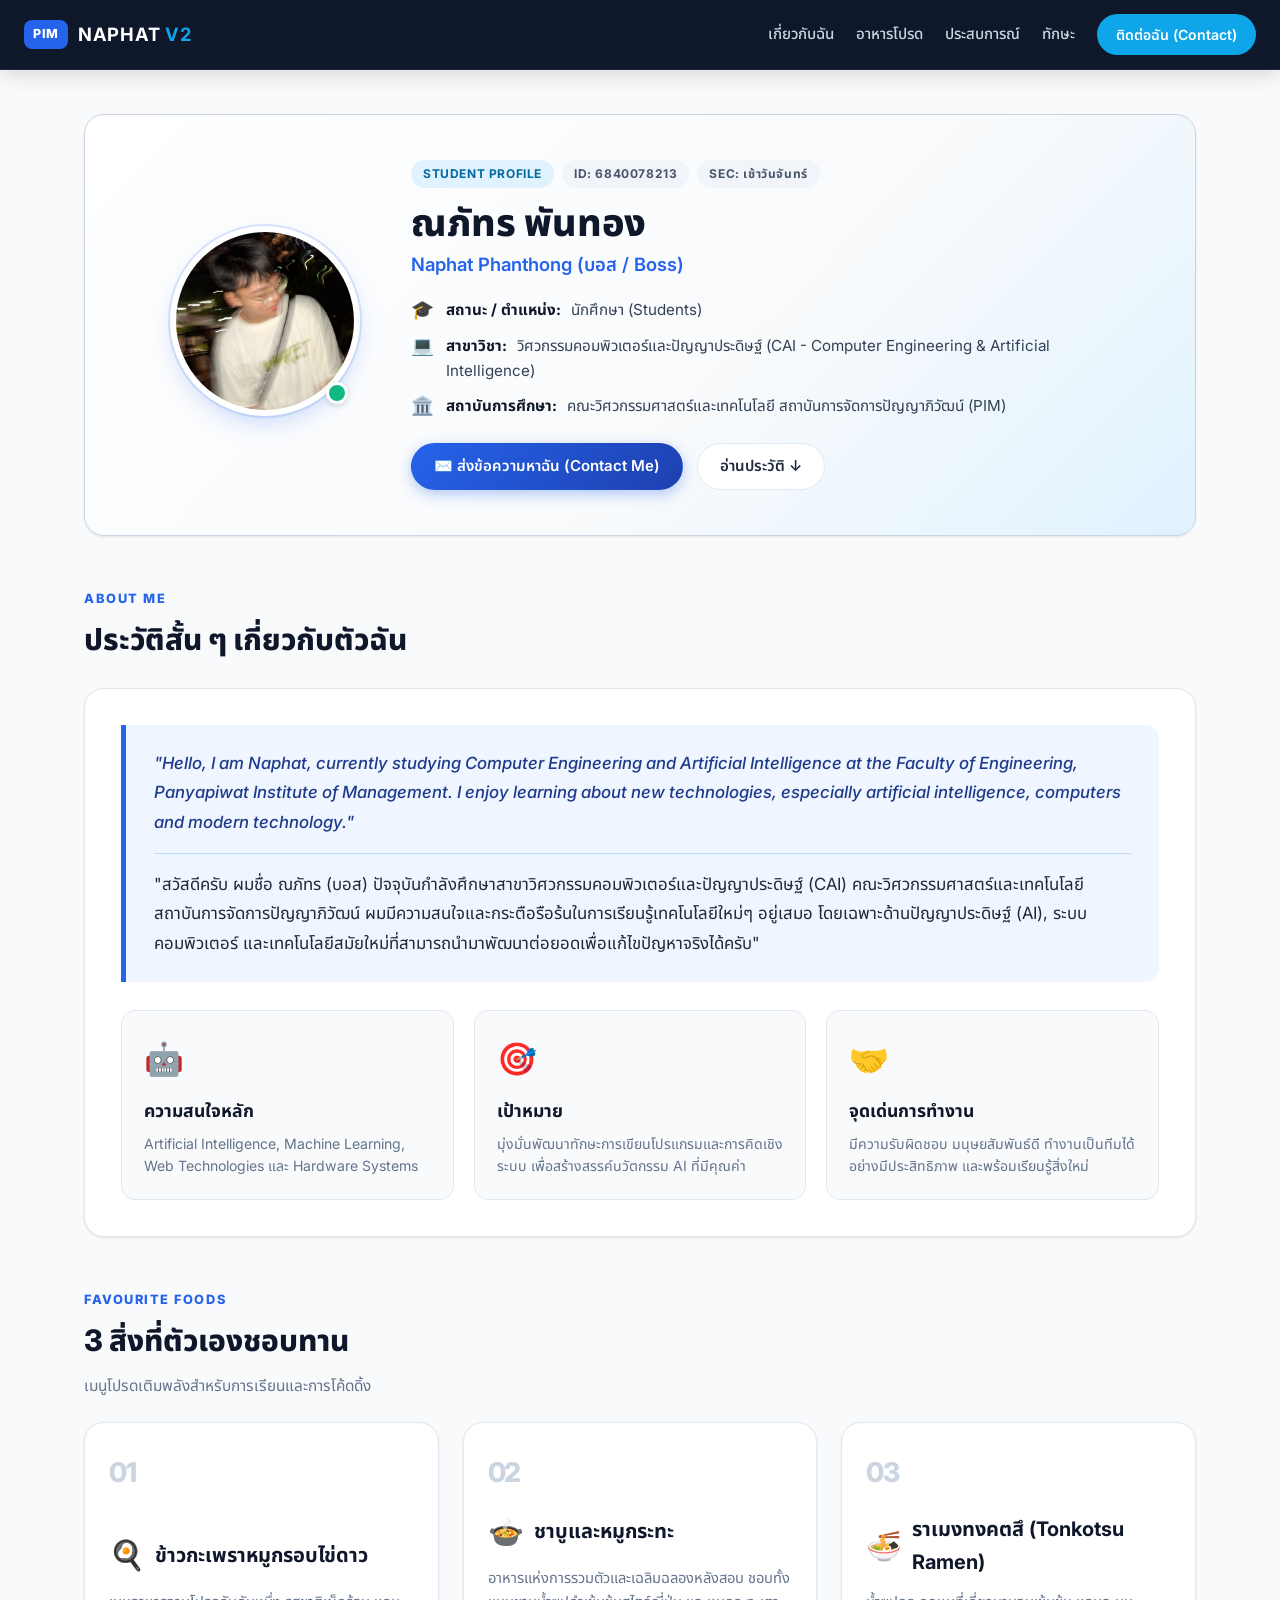
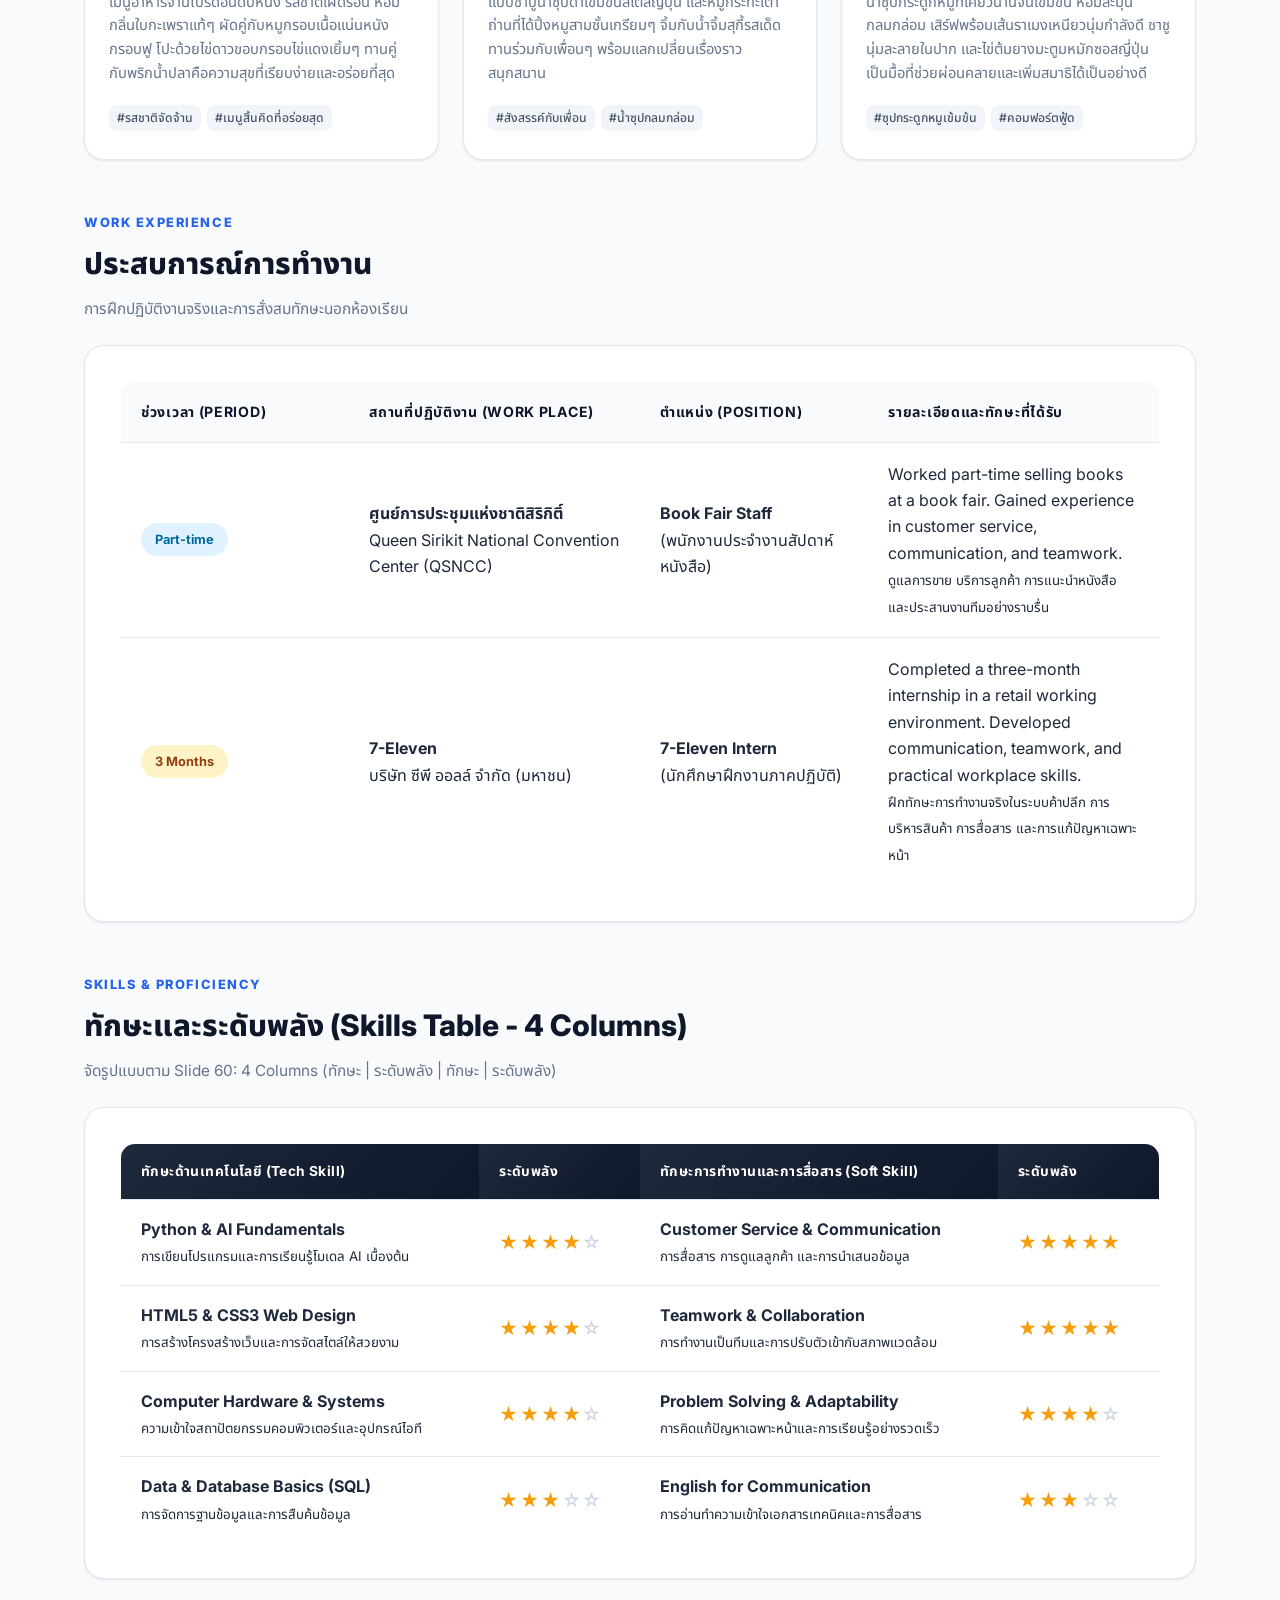
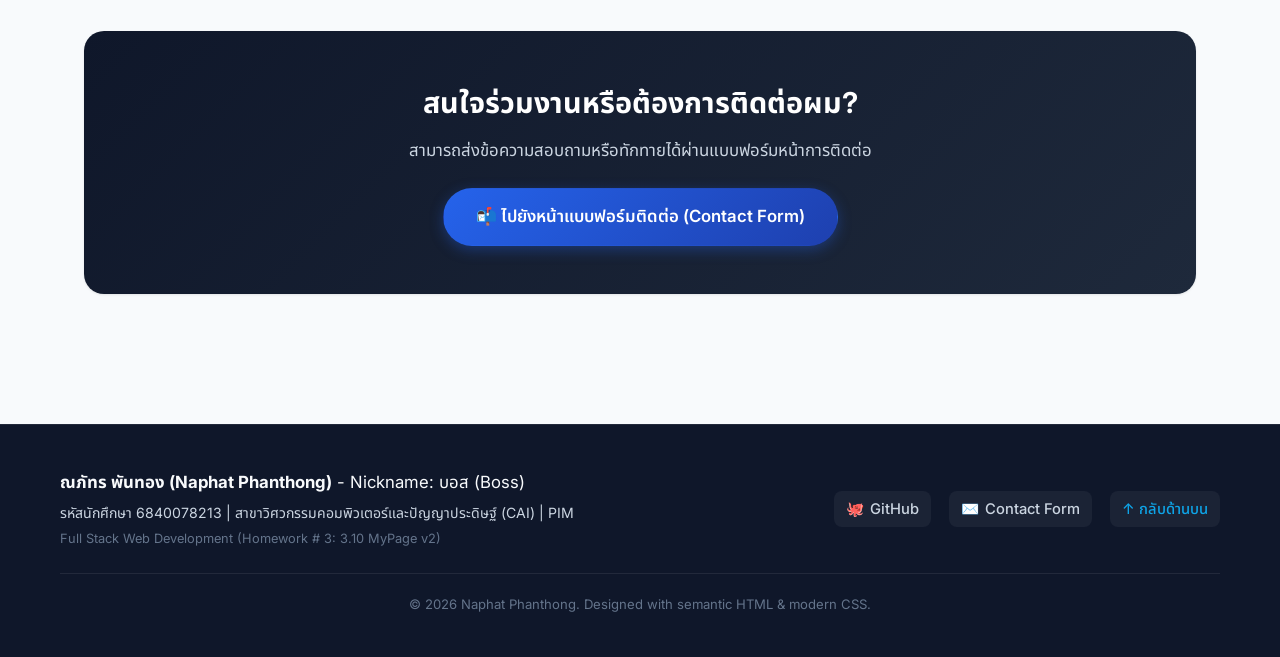
<file: index.html>
<!doctype html>
<html lang="th">
  <head>
    <meta charset="utf-8">
    <meta name="viewport" content="width=device-width, initial-scale=1">
    <meta name="description" content="Resume & Profile v2 - Naphat Phanthong (บอส) นักศึกษา CAI สถาบันการจัดการปัญญาภิวัฒน์">
    <title>Naphat Phanthong | My Page v2 (Profile & Resume)</title>
    <link rel="preconnect" href="https://fonts.googleapis.com">
    <link rel="preconnect" href="https://fonts.gstatic.com" crossorigin>
    <link href="https://fonts.googleapis.com/css2?family=Inter:wght@300;400;500;600;700;800&family=Noto+Sans+Thai:wght@300;400;500;600;700;800&display=swap" rel="stylesheet">
    <link rel="stylesheet" href="styles.css">
  </head>
  <body>
    <header class="site-header">
      <nav class="nav-container" aria-label="เมนูหลัก">
        <a class="nav-brand" href="index.html">
          <span class="brand-badge">PIM</span>
          <span class="brand-text">NAPHAT <strong>V2</strong></span>
        </a>
        <div class="nav-links">
          <a href="#about" class="nav-link">เกี่ยวกับฉัน</a>
          <a href="#favourites" class="nav-link">อาหารโปรด</a>
          <a href="#experience" class="nav-link">ประสบการณ์</a>
          <a href="#skills" class="nav-link">ทักษะ</a>
          <a href="contact.html" class="btn btn-nav">ติดต่อฉัน (Contact)</a>
        </div>
      </nav>
    </header>

    <main class="main-content">
      <section class="hero-section" aria-label="ข้อมูลโปรไฟล์">
        <div class="card hero-card">
          <table class="profile-layout-table" role="presentation">
            <tr>
              <td class="profile-img-cell">
                <div class="avatar-wrapper">
                  <img src="pf.jpg" alt="รูปโปรไฟล์ของ ณภัทร พันทอง (Naphat Phanthong)" class="profile-img">
                  <span class="status-indicator" title="พร้อมเปิดรับโอกาสใหม่ๆ"></span>
                </div>
              </td>

              <td class="profile-info-cell">
                <div class="tag-row">
                  <span class="badge badge-accent">STUDENT PROFILE</span>
                  <span class="badge badge-subtle">ID: 6840078213</span>
                  <span class="badge badge-subtle">SEC: เช้าวันจันทร์</span>
                </div>
                <h1 class="profile-name">ณภัทร พันทอง</h1>
                <p class="profile-subname">Naphat Phanthong (บอส / Boss)</p>
                
                <div class="profile-meta-list">
                  <div class="meta-item">
                    <span class="meta-icon">🎓</span>
                    <div>
                      <strong>สถานะ / ตำแหน่ง:</strong>
                      <span>นักศึกษา (Students)</span>
                    </div>
                  </div>
                  <div class="meta-item">
                    <span class="meta-icon">💻</span>
                    <div>
                      <strong>สาขาวิชา:</strong>
                      <span>วิศวกรรมคอมพิวเตอร์และปัญญาประดิษฐ์ (CAI - Computer Engineering &amp; Artificial Intelligence)</span>
                    </div>
                  </div>
                  <div class="meta-item">
                    <span class="meta-icon">🏛️</span>
                    <div>
                      <strong>สถาบันการศึกษา:</strong>
                      <span>คณะวิศวกรรมศาสตร์และเทคโนโลยี สถาบันการจัดการปัญญาภิวัฒน์ (PIM)</span>
                    </div>
                  </div>
                </div>

                <div class="hero-actions">
                  <a href="contact.html" class="btn btn-primary">✉️ ส่งข้อความหาฉัน (Contact Me)</a>
                  <a href="#about" class="btn btn-secondary">อ่านประวัติ ↓</a>
                </div>
              </td>
            </tr>
          </table>
        </div>
      </section>

      <section id="about" class="content-section" aria-labelledby="about-title">
        <div class="section-header">
          <p class="section-eyebrow">ABOUT ME</p>
          <h2 id="about-title" class="section-title">ประวัติสั้น ๆ เกี่ยวกับตัวฉัน</h2>
        </div>
        <div class="card about-card">
          <div class="about-quote">
            <p class="lang-en">
              "Hello, I am Naphat, currently studying Computer Engineering and Artificial Intelligence at the Faculty of Engineering, Panyapiwat Institute of Management. 
              I enjoy learning about new technologies, especially artificial intelligence, computers and modern technology."
            </p>
            <hr class="quote-divider">
            <p class="lang-th">
              "สวัสดีครับ ผมชื่อ ณภัทร (บอส) ปัจจุบันกำลังศึกษาสาขาวิศวกรรมคอมพิวเตอร์และปัญญาประดิษฐ์ (CAI) คณะวิศวกรรมศาสตร์และเทคโนโลยี สถาบันการจัดการปัญญาภิวัฒน์ 
              ผมมีความสนใจและกระตือรือร้นในการเรียนรู้เทคโนโลยีใหม่ๆ อยู่เสมอ โดยเฉพาะด้านปัญญาประดิษฐ์ (AI), ระบบคอมพิวเตอร์ และเทคโนโลยีสมัยใหม่ที่สามารถนำมาพัฒนาต่อยอดเพื่อแก้ไขปัญหาจริงได้ครับ"
            </p>
          </div>
          <div class="about-highlights">
            <div class="highlight-box">
              <span class="highlight-emoji">🤖</span>
              <h3>ความสนใจหลัก</h3>
              <p>Artificial Intelligence, Machine Learning, Web Technologies และ Hardware Systems</p>
            </div>
            <div class="highlight-box">
              <span class="highlight-emoji">🎯</span>
              <h3>เป้าหมาย</h3>
              <p>มุ่งมั่นพัฒนาทักษะการเขียนโปรแกรมและการคิดเชิงระบบ เพื่อสร้างสรรค์นวัตกรรม AI ที่มีคุณค่า</p>
            </div>
            <div class="highlight-box">
              <span class="highlight-emoji">🤝</span>
              <h3>จุดเด่นการทำงาน</h3>
              <p>มีความรับผิดชอบ มนุษยสัมพันธ์ดี ทำงานเป็นทีมได้อย่างมีประสิทธิภาพ และพร้อมเรียนรู้สิ่งใหม่</p>
            </div>
          </div>
        </div>
      </section>

      <section id="favourites" class="content-section" aria-labelledby="favourites-title">
        <div class="section-header">
          <p class="section-eyebrow">FAVOURITE FOODS</p>
          <h2 id="favourites-title" class="section-title">3 สิ่งที่ตัวเองชอบทาน</h2>
          <p class="section-desc">เมนูโปรดเติมพลังสำหรับการเรียนและการโค้ดดิ้ง</p>
        </div>
        <ol class="food-list">
          <li class="food-item">
            <div class="food-rank">01</div>
            <div class="food-info">
              <div class="food-header">
                <span class="food-emoji">🍳</span>
                <h3>ข้าวกะเพราหมูกรอบไข่ดาว</h3>
              </div>
              <p class="food-desc">
                เมนูอาหารจานโปรดอันดับหนึ่ง รสชาติเผ็ดร้อน หอมกลิ่นใบกะเพราแท้ๆ ผัดคู่กับหมูกรอบเนื้อแน่นหนังกรอบฟู โปะด้วยไข่ดาวขอบกรอบไข่แดงเยิ้มๆ ทานคู่กับพริกน้ำปลาคือความสุขที่เรียบง่ายและอร่อยที่สุด
              </p>
              <div class="food-tags">
                <span class="tag">#รสชาติจัดจ้าน</span>
                <span class="tag">#เมนูสิ้นคิดที่อร่อยสุด</span>
              </div>
            </div>
          </li>

          <li class="food-item">
            <div class="food-rank">02</div>
            <div class="food-info">
              <div class="food-header">
                <span class="food-emoji">🍲</span>
                <h3>ชาบูและหมูกระทะ</h3>
              </div>
              <p class="food-desc">
                อาหารแห่งการรวมตัวและเฉลิมฉลองหลังสอบ ชอบทั้งแบบชาบูน้ำซุปดำเข้มข้นสไตล์ญี่ปุ่น และหมูกระทะเตาถ่านที่ได้ปิ้งหมูสามชั้นเกรียมๆ จิ้มกับน้ำจิ้มสุกี้รสเด็ด ทานร่วมกับเพื่อนๆ พร้อมแลกเปลี่ยนเรื่องราวสนุกสนาน
              </p>
              <div class="food-tags">
                <span class="tag">#สังสรรค์กับเพื่อน</span>
                <span class="tag">#น้ำซุปกลมกล่อม</span>
              </div>
            </div>
          </li>

          <li class="food-item">
            <div class="food-rank">03</div>
            <div class="food-info">
              <div class="food-header">
                <span class="food-emoji">🍜</span>
                <h3>ราเมงทงคตสึ (Tonkotsu Ramen)</h3>
              </div>
              <p class="food-desc">
                น้ำซุปกระดูกหมูที่เคี่ยวนานจนเข้มข้น หอมละมุน กลมกล่อม เสิร์ฟพร้อมเส้นราเมงเหนียวนุ่มกำลังดี ชาชูนุ่มละลายในปาก และไข่ต้มยางมะตูมหมักซอสญี่ปุ่น เป็นมื้อที่ช่วยผ่อนคลายและเพิ่มสมาธิได้เป็นอย่างดี
              </p>
              <div class="food-tags">
                <span class="tag">#ซุปกระดูกหมูเข้มข้น</span>
                <span class="tag">#คอมฟอร์ตฟู้ด</span>
              </div>
            </div>
          </li>
        </ol>
      </section>

      <section id="experience" class="content-section" aria-labelledby="experience-title">
        <div class="section-header">
          <p class="section-eyebrow">WORK EXPERIENCE</p>
          <h2 id="experience-title" class="section-title">ประสบการณ์การทำงาน</h2>
          <p class="section-desc">การฝึกปฏิบัติงานจริงและการสั่งสมทักษะนอกห้องเรียน</p>
        </div>
        
        <div class="card experience-card">
          <div class="table-responsive">
            <table class="experience-table">
              <thead>
                <tr>
                  <th scope="col" style="width: 22%;">ช่วงเวลา (Period)</th>
                  <th scope="col" style="width: 28%;">สถานที่ปฏิบัติงาน (Work Place)</th>
                  <th scope="col" style="width: 22%;">ตำแหน่ง (Position)</th>
                  <th scope="col" style="width: 28%;">รายละเอียดและทักษะที่ได้รับ</th>
                </tr>
              </thead>
              <tbody>
                <tr>
                  <td>
                    <span class="period-pill">Part-time</span>
                  </td>
                  <td>
                    <strong>ศูนย์การประชุมแห่งชาติสิริกิติ์</strong><br>
                    <span class="text-muted">Queen Sirikit National Convention Center (QSNCC)</span>
                  </td>
                  <td>
                    <strong>Book Fair Staff</strong><br>
                    <span class="text-muted">(พนักงานประจำงานสัปดาห์หนังสือ)</span>
                  </td>
                  <td>
                    Worked part-time selling books at a book fair. Gained experience in customer service, communication, and teamwork.<br>
                    <small class="text-muted">ดูแลการขาย บริการลูกค้า การแนะนำหนังสือ และประสานงานทีมอย่างราบรื่น</small>
                  </td>
                </tr>
                <tr>
                  <td>
                    <span class="period-pill period-intern">3 Months</span>
                  </td>
                  <td>
                    <strong>7-Eleven</strong><br>
                    <span class="text-muted">บริษัท ซีพี ออลล์ จำกัด (มหาชน)</span>
                  </td>
                  <td>
                    <strong>7-Eleven Intern</strong><br>
                    <span class="text-muted">(นักศึกษาฝึกงานภาคปฏิบัติ)</span>
                  </td>
                  <td>
                    Completed a three-month internship in a retail working environment. Developed communication, teamwork, and practical workplace skills.<br>
                    <small class="text-muted">ฝึกทักษะการทำงานจริงในระบบค้าปลีก การบริหารสินค้า การสื่อสาร และการแก้ปัญหาเฉพาะหน้า</small>
                  </td>
                </tr>
              </tbody>
            </table>
          </div>
        </div>
      </section>

      <section id="skills" class="content-section" aria-labelledby="skills-title">
        <div class="section-header">
          <p class="section-eyebrow">SKILLS &amp; PROFICIENCY</p>
          <h2 id="skills-title" class="section-title">ทักษะและระดับพลัง (Skills Table - 4 Columns)</h2>
          <p class="section-desc">จัดรูปแบบตาม Slide 60: 4 Columns (ทักษะ | ระดับพลัง | ทักษะ | ระดับพลัง)</p>
        </div>

        <div class="card skills-card">
          <div class="table-responsive">
            <table class="skills-table">
              <thead>
                <tr>
                  <th scope="col">ทักษะด้านเทคโนโลยี (Tech Skill)</th>
                  <th scope="col">ระดับพลัง</th>
                  <th scope="col">ทักษะการทำงานและการสื่อสาร (Soft Skill)</th>
                  <th scope="col">ระดับพลัง</th>
                </tr>
              </thead>
              <tbody>
                <tr>
                  <td>
                    <strong>Python &amp; AI Fundamentals</strong><br>
                    <small class="text-muted">การเขียนโปรแกรมและการเรียนรู้โมเดล AI เบื้องต้น</small>
                  </td>
                  <td>
                    <span class="star-rating" aria-label="4 จาก 5 ดาว">
                      <span class="stars-active">★★★★</span><span class="stars-dim">☆</span>
                    </span>
                  </td>
                  <td>
                    <strong>Customer Service &amp; Communication</strong><br>
                    <small class="text-muted">การสื่อสาร การดูแลลูกค้า และการนำเสนอข้อมูล</small>
                  </td>
                  <td>
                    <span class="star-rating" aria-label="5 จาก 5 ดาว">
                      <span class="stars-active">★★★★★</span>
                    </span>
                  </td>
                </tr>
                <tr>
                  <td>
                    <strong>HTML5 &amp; CSS3 Web Design</strong><br>
                    <small class="text-muted">การสร้างโครงสร้างเว็บและการจัดสไตล์ให้สวยงาม</small>
                  </td>
                  <td>
                    <span class="star-rating" aria-label="4 จาก 5 ดาว">
                      <span class="stars-active">★★★★</span><span class="stars-dim">☆</span>
                    </span>
                  </td>
                  <td>
                    <strong>Teamwork &amp; Collaboration</strong><br>
                    <small class="text-muted">การทำงานเป็นทีมและการปรับตัวเข้ากับสภาพแวดล้อม</small>
                  </td>
                  <td>
                    <span class="star-rating" aria-label="5 จาก 5 ดาว">
                      <span class="stars-active">★★★★★</span>
                    </span>
                  </td>
                </tr>
                <tr>
                  <td>
                    <strong>Computer Hardware &amp; Systems</strong><br>
                    <small class="text-muted">ความเข้าใจสถาปัตยกรรมคอมพิวเตอร์และอุปกรณ์ไอที</small>
                  </td>
                  <td>
                    <span class="star-rating" aria-label="4 จาก 5 ดาว">
                      <span class="stars-active">★★★★</span><span class="stars-dim">☆</span>
                    </span>
                  </td>
                  <td>
                    <strong>Problem Solving &amp; Adaptability</strong><br>
                    <small class="text-muted">การคิดแก้ปัญหาเฉพาะหน้าและการเรียนรู้อย่างรวดเร็ว</small>
                  </td>
                  <td>
                    <span class="star-rating" aria-label="4 จาก 5 ดาว">
                      <span class="stars-active">★★★★</span><span class="stars-dim">☆</span>
                    </span>
                  </td>
                </tr>
                <tr>
                  <td>
                    <strong>Data &amp; Database Basics (SQL)</strong><br>
                    <small class="text-muted">การจัดการฐานข้อมูลและการสืบค้นข้อมูล</small>
                  </td>
                  <td>
                    <span class="star-rating" aria-label="3 จาก 5 ดาว">
                      <span class="stars-active">★★★</span><span class="stars-dim">☆☆</span>
                    </span>
                  </td>
                  <td>
                    <strong>English for Communication</strong><br>
                    <small class="text-muted">การอ่านทำความเข้าใจเอกสารเทคนิคและการสื่อสาร</small>
                  </td>
                  <td>
                    <span class="star-rating" aria-label="3 จาก 5 ดาว">
                      <span class="stars-active">★★★</span><span class="stars-dim">☆☆</span>
                    </span>
                  </td>
                </tr>
              </tbody>
            </table>
          </div>
        </div>
      </section>

      <section class="cta-section">
        <div class="card cta-card">
          <h2>สนใจร่วมงานหรือต้องการติดต่อผม?</h2>
          <p>สามารถส่งข้อความสอบถามหรือทักทายได้ผ่านแบบฟอร์มหน้าการติดต่อ</p>
          <a href="contact.html" class="btn btn-primary btn-large">📬 ไปยังหน้าแบบฟอร์มติดต่อ (Contact Form)</a>
        </div>
      </section>
    </main>

    <footer class="site-footer">
      <div class="footer-container">
        <div class="footer-info">
          <p class="footer-author"><strong>ณภัทร พันทอง (Naphat Phanthong)</strong> - Nickname: บอส (Boss)</p>
          <p class="footer-sub">รหัสนักศึกษา 6840078213 | สาขาวิศวกรรมคอมพิวเตอร์และปัญญาประดิษฐ์ (CAI) | PIM</p>
          <p class="footer-course">Full Stack Web Development (Homework # 3: 3.10 MyPage v2)</p>
        </div>
        <div class="footer-links">
          <a href="https://github.com/" target="_blank" rel="noopener noreferrer" class="footer-link">
            <span class="link-icon">🐙</span> GitHub
          </a>
          <a href="contact.html" class="footer-link">
            <span class="link-icon">✉️</span> Contact Form
          </a>
          <a href="#top" class="footer-link top-link">
            ↑ กลับด้านบน
          </a>
        </div>
      </div>
      <div class="footer-bottom">
        <p>© 2026 Naphat Phanthong. Designed with semantic HTML &amp; modern CSS.</p>
      </div>
    </footer>
  </body>
</html>
</file>
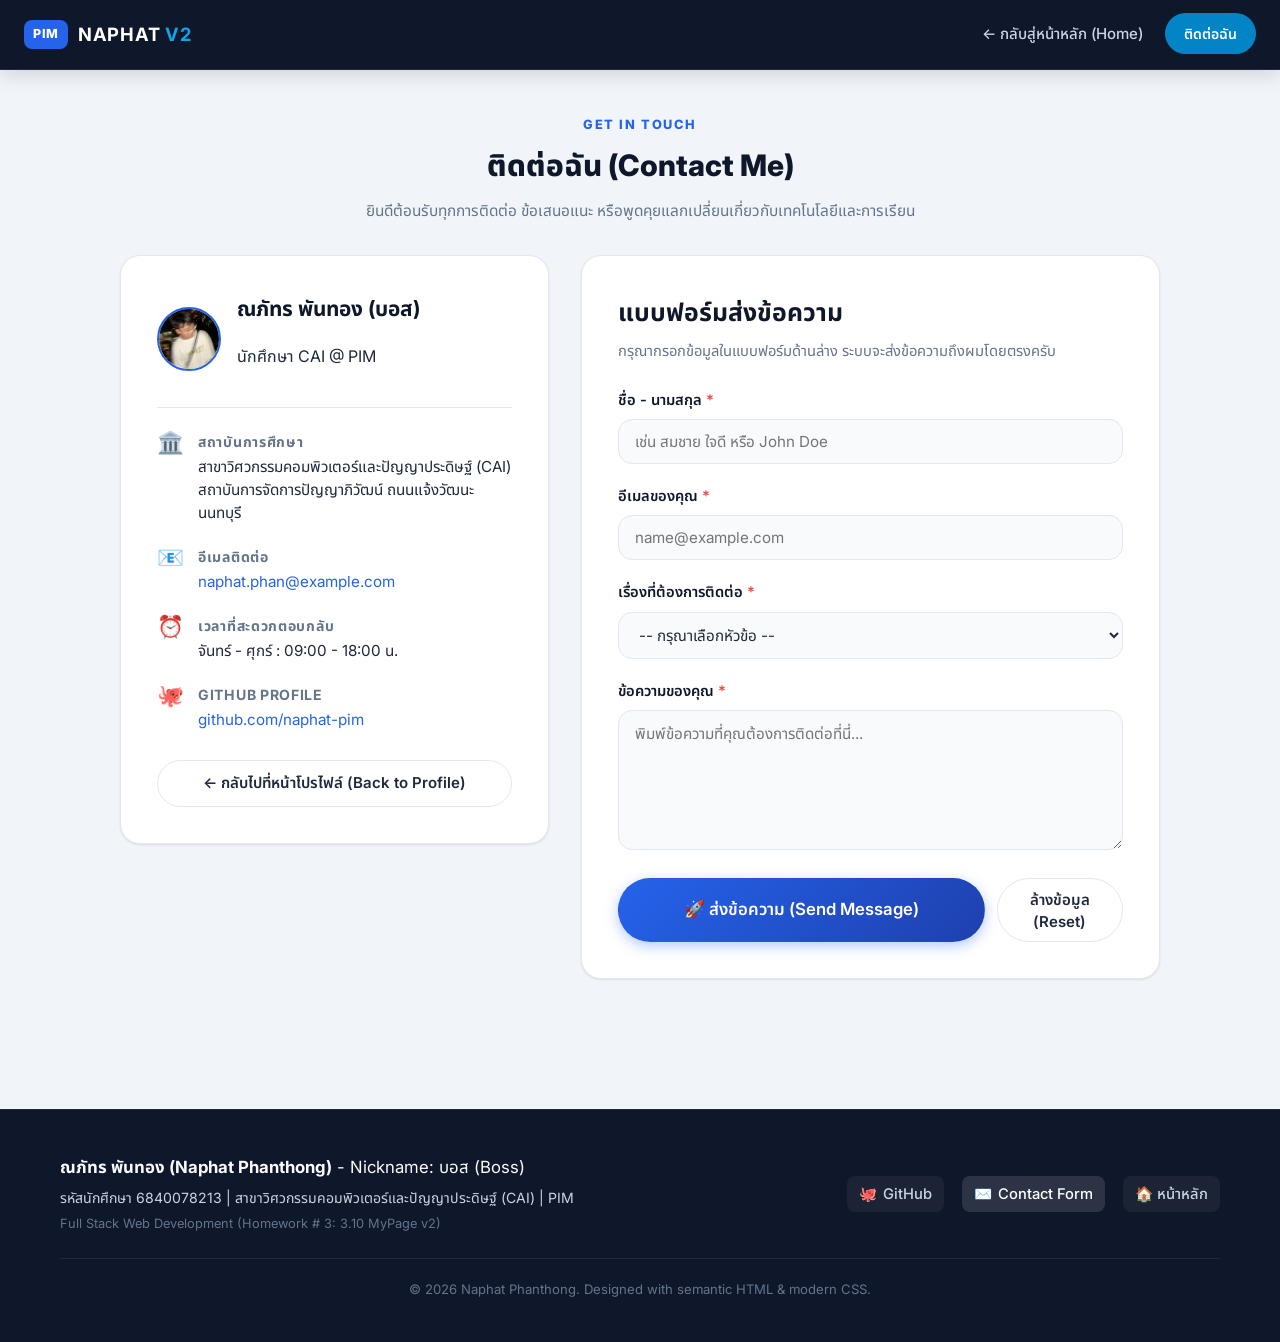
<file: contact.html>
<!doctype html>
<html lang="th">
  <head>
    <meta charset="utf-8">
    <meta name="viewport" content="width=device-width, initial-scale=1">
    <meta name="description" content="หน้าแบบฟอร์มการติดต่อ - Naphat Phanthong (บอส) นักศึกษา CAI สถาบันการจัดการปัญญาภิวัฒน์">
    <title>Contact Me | Naphat Phanthong (My Page v2)</title>
    <link rel="preconnect" href="https://fonts.googleapis.com">
    <link rel="preconnect" href="https://fonts.gstatic.com" crossorigin>
    <link href="https://fonts.googleapis.com/css2?family=Inter:wght@300;400;500;600;700;800&family=Noto+Sans+Thai:wght@300;400;500;600;700;800&display=swap" rel="stylesheet">
    <link rel="stylesheet" href="styles.css">
  </head>
  <body class="contact-body">
    <header class="site-header">
      <nav class="nav-container" aria-label="เมนูหลัก">
        <a class="nav-brand" href="index.html">
          <span class="brand-badge">PIM</span>
          <span class="brand-text">NAPHAT <strong>V2</strong></span>
        </a>
        <div class="nav-links">
          <a href="index.html" class="nav-link">← กลับสู่หน้าหลัก (Home)</a>
          <a href="contact.html" class="btn btn-nav active">ติดต่อฉัน</a>
        </div>
      </nav>
    </header>

    <main class="main-content">
      <section class="contact-page-section">
        <div class="section-header text-center">
          <p class="section-eyebrow">GET IN TOUCH</p>
          <h1 class="section-title">ติดต่อฉัน (Contact Me)</h1>
          <p class="section-desc">ยินดีต้อนรับทุกการติดต่อ ข้อเสนอแนะ หรือพูดคุยแลกเปลี่ยนเกี่ยวกับเทคโนโลยีและการเรียน</p>
        </div>

        <div class="contact-grid">
          <div class="card contact-info-card">
            <div class="info-card-header">
              <div class="avatar-mini">
                <img src="pf.jpg" alt="รูปโปรไฟล์ ณภัทร พันทอง" class="mini-profile-img">
              </div>
              <div>
                <h2>ณภัทร พันทอง (บอส)</h2>
                <p class="text-muted">นักศึกษา CAI @ PIM</p>
              </div>
            </div>

            <hr class="card-divider">

            <div class="contact-details-list">
              <div class="detail-item">
                <span class="detail-icon">🏛️</span>
                <div>
                  <strong>สถาบันการศึกษา</strong>
                  <p>สาขาวิศวกรรมคอมพิวเตอร์และปัญญาประดิษฐ์ (CAI)<br>สถาบันการจัดการปัญญาภิวัฒน์ ถนนแจ้งวัฒนะ นนทบุรี</p>
                </div>
              </div>

              <div class="detail-item">
                <span class="detail-icon">📧</span>
                <div>
                  <strong>อีเมลติดต่อ</strong>
                  <p><a href="mailto:naphat.phan@example.com">naphat.phan@example.com</a></p>
                </div>
              </div>

              <div class="detail-item">
                <span class="detail-icon">⏰</span>
                <div>
                  <strong>เวลาที่สะดวกตอบกลับ</strong>
                  <p>จันทร์ - ศุกร์ : 09:00 - 18:00 น.</p>
                </div>
              </div>

              <div class="detail-item">
                <span class="detail-icon">🐙</span>
                <div>
                  <strong>GitHub Profile</strong>
                  <p><a href="https://github.com/" target="_blank" rel="noopener noreferrer">github.com/naphat-pim</a></p>
                </div>
              </div>
            </div>

            <div class="back-home-box">
              <a href="index.html" class="btn btn-secondary btn-block">← กลับไปที่หน้าโปรไฟล์ (Back to Profile)</a>
            </div>
          </div>

          <div class="card contact-form-card">
            <h2 class="form-title">แบบฟอร์มส่งข้อความ</h2>
            <p class="form-subtitle">กรุณากรอกข้อมูลในแบบฟอร์มด้านล่าง ระบบจะส่งข้อความถึงผมโดยตรงครับ</p>

            <form action="#submitted" method="get" class="contact-form">
              <div class="form-group">
                <label for="fullName">ชื่อ - นามสกุล <span class="required">*</span></label>
                <input 
                  type="text" 
                  id="fullName" 
                  name="fullName" 
                  placeholder="เช่น สมชาย ใจดี หรือ John Doe" 
                  required 
                  autocomplete="name"
                >
              </div>

              <div class="form-group">
                <label for="email">อีเมลของคุณ <span class="required">*</span></label>
                <input 
                  type="email" 
                  id="email" 
                  name="email" 
                  placeholder="name@example.com" 
                  required 
                  autocomplete="email"
                >
              </div>

              <div class="form-group">
                <label for="subject">เรื่องที่ต้องการติดต่อ <span class="required">*</span></label>
                <select id="subject" name="subject" required>
                  <option value="" disabled selected>-- กรุณาเลือกหัวข้อ --</option>
                  <option value="internship">ติดต่อเรื่องงาน / ฝึกงาน (Internship / Job Opportunity)</option>
                  <option value="project">แลกเปลี่ยนความคิดเห็นด้าน AI และ Tech Project</option>
                  <option value="study">สอบถามเกี่ยวกับการเรียนสาขา CAI ที่ PIM</option>
                  <option value="other">เรื่องอื่นๆ (Other)</option>
                </select>
              </div>

              <div class="form-group">
                <label for="message">ข้อความของคุณ <span class="required">*</span></label>
                <textarea 
                  id="message" 
                  name="message" 
                  rows="6" 
                  placeholder="พิมพ์ข้อความที่คุณต้องการติดต่อที่นี่..." 
                  required
                ></textarea>
              </div>

              <div class="form-actions">
                <button type="submit" class="btn btn-primary btn-large btn-block">
                  🚀 ส่งข้อความ (Send Message)
                </button>
                <button type="reset" class="btn btn-secondary">
                  ล้างข้อมูล (Reset)
                </button>
              </div>
            </form>
          </div>
        </div>
      </section>
    </main>

    <footer class="site-footer">
      <div class="footer-container">
        <div class="footer-info">
          <p class="footer-author"><strong>ณภัทร พันทอง (Naphat Phanthong)</strong> - Nickname: บอส (Boss)</p>
          <p class="footer-sub">รหัสนักศึกษา 6840078213 | สาขาวิศวกรรมคอมพิวเตอร์และปัญญาประดิษฐ์ (CAI) | PIM</p>
          <p class="footer-course">Full Stack Web Development (Homework # 3: 3.10 MyPage v2)</p>
        </div>
        <div class="footer-links">
          <a href="https://github.com/" target="_blank" rel="noopener noreferrer" class="footer-link">
            <span class="link-icon">🐙</span> GitHub
          </a>
          <a href="contact.html" class="footer-link active">
            <span class="link-icon">✉️</span> Contact Form
          </a>
          <a href="index.html" class="footer-link">
            🏠 หน้าหลัก
          </a>
        </div>
      </div>
      <div class="footer-bottom">
        <p>© 2026 Naphat Phanthong. Designed with semantic HTML &amp; modern CSS.</p>
      </div>
    </footer>
  </body>
</html>
</file>
<file: styles.css>
/* ==========================================================================
   MyPage v2 - Stylesheet
   Student: Naphat Phanthong (บอส) 6840078213
   Department: CAI (Computer Engineering & AI), PIM
   Course: Full Stack Web Development - Homework # 3.10
   ========================================================================== */

/* --------------------------------------------------------------------------
   1. CSS Variables & Reset
   -------------------------------------------------------------------------- */
:root {
  --primary: #2563eb;         /* Modern Royal Blue */
  --primary-dark: #1d4ed8;
  --primary-light: #60a5fa;
  --primary-soft: #eff6ff;

  --accent: #0ea5e9;          /* Cyan Accent */
  --accent-glow: rgba(14, 165, 233, 0.15);

  --dark-bg: #0f172a;         /* Slate 900 for Nav/Footer */
  --dark-surface: #1e293b;    /* Slate 800 */
  --dark-text: #f8fafc;

  --body-bg: #f8fafc;         /* Crisp soft background */
  --card-bg: #ffffff;
  --card-border: #e2e8f0;

  --text-main: #1e293b;       /* Slate 800 */
  --text-muted: #64748b;      /* Slate 500 */
  --text-light: #94a3b8;

  --star-active: #f59e0b;     /* Amber gold for star ratings */
  --star-dim: #cbd5e1;

  --radius-sm: 8px;
  --radius-md: 14px;
  --radius-lg: 20px;
  --radius-full: 9999px;

  --shadow-sm: 0 1px 3px rgba(0, 0, 0, 0.06), 0 1px 2px rgba(0, 0, 0, 0.04);
  --shadow-md: 0 4px 14px -2px rgba(15, 23, 42, 0.08), 0 2px 6px -1px rgba(15, 23, 42, 0.04);
  --shadow-lg: 0 12px 28px -4px rgba(15, 23, 42, 0.12), 0 4px 10px -2px rgba(15, 23, 42, 0.06);

  --font-family: 'Inter', 'Noto Sans Thai', -apple-system, BlinkMacSystemFont, sans-serif;
  --transition: all 0.25s cubic-bezier(0.4, 0, 0.2, 1);
}

*, *::before, *::after {
  box-sizing: border-box;
}

html {
  scroll-behavior: smooth;
  font-size: 16px;
}

body {
  margin: 0;
  padding: 0;
  font-family: var(--font-family);
  background-color: var(--body-bg);
  color: var(--text-main);
  line-height: 1.65;
  -webkit-font-smoothing: antialiased;
}

a {
  color: var(--primary);
  text-decoration: none;
  transition: var(--transition);
}

a:hover {
  color: var(--primary-dark);
}

img {
  max-width: 100%;
  display: block;
}

/* --------------------------------------------------------------------------
   2. Header & Navigation Bar
   -------------------------------------------------------------------------- */
.site-header {
  background: var(--dark-bg);
  position: sticky;
  top: 0;
  z-index: 100;
  box-shadow: 0 4px 20px rgba(0, 0, 0, 0.15);
  border-bottom: 1px solid rgba(255, 255, 255, 0.08);
}

.nav-container {
  width: 100%;
  max-width: 100%;
  margin: 0;
  padding: 14px 24px;
  display: flex;
  align-items: center;
  justify-content: space-between;
  gap: 20px;
}

.nav-brand {
  display: flex;
  align-items: center;
  gap: 10px;
  color: #ffffff;
  text-decoration: none;
}

.brand-badge {
  background: var(--primary);
  color: #ffffff;
  font-weight: 800;
  font-size: 0.78rem;
  letter-spacing: 0.05em;
  padding: 4px 9px;
  border-radius: var(--radius-sm);
  display: inline-block;
}

.brand-text {
  font-weight: 700;
  font-size: 1.15rem;
  letter-spacing: 0.04em;
  color: #ffffff;
}

.brand-text strong {
  color: var(--accent);
}

.nav-links {
  display: flex;
  align-items: center;
  gap: 22px;
}

.nav-link {
  color: #cbd5e1;
  font-size: 0.94rem;
  font-weight: 500;
  transition: var(--transition);
}

.nav-link:hover {
  color: #ffffff;
}

/* --------------------------------------------------------------------------
   3. Buttons & Badges
   -------------------------------------------------------------------------- */
.btn {
  display: inline-flex;
  align-items: center;
  justify-content: center;
  gap: 8px;
  font-family: inherit;
  font-weight: 600;
  font-size: 0.94rem;
  padding: 10px 22px;
  border-radius: var(--radius-full);
  border: 1px solid transparent;
  cursor: pointer;
  transition: var(--transition);
  text-decoration: none;
}

.btn-primary {
  background: linear-gradient(135deg, var(--primary) 0%, #1e40af 100%);
  color: #ffffff;
  box-shadow: 0 4px 14px rgba(37, 99, 235, 0.35);
}

.btn-primary:hover {
  background: linear-gradient(135deg, var(--primary-dark) 0%, #172554 100%);
  color: #ffffff;
  transform: translateY(-2px);
  box-shadow: 0 6px 18px rgba(37, 99, 235, 0.45);
}

.btn-secondary {
  background: #ffffff;
  color: var(--text-main);
  border: 1px solid var(--card-border);
}

.btn-secondary:hover {
  background: var(--primary-soft);
  color: var(--primary);
  border-color: var(--primary-light);
  transform: translateY(-2px);
}

.btn-nav {
  background: var(--accent);
  color: #ffffff;
  font-size: 0.88rem;
  padding: 8px 18px;
}

.btn-nav:hover,
.btn-nav.active {
  background: #0284c7;
  color: #ffffff;
  transform: translateY(-1px);
}

.btn-large {
  padding: 14px 32px;
  font-size: 1.05rem;
}

.btn-block {
  width: 100%;
}

.badge {
  display: inline-block;
  padding: 4px 12px;
  font-size: 0.75rem;
  font-weight: 700;
  border-radius: var(--radius-full);
  letter-spacing: 0.05em;
}

.badge-accent {
  background: #e0f2fe;
  color: #0369a1;
}

.badge-subtle {
  background: #f1f5f9;
  color: #475569;
}

/* --------------------------------------------------------------------------
   4. Layout & Cards
   -------------------------------------------------------------------------- */
.main-content {
  max-width: 1160px;
  margin: 0 auto;
  padding: 32px 24px 60px;
}

.content-section {
  margin-top: 52px;
}

.section-header {
  margin-bottom: 24px;
}

.section-eyebrow {
  margin: 0 0 6px;
  font-size: 0.8rem;
  font-weight: 800;
  letter-spacing: 0.12em;
  color: var(--primary);
}

.section-title {
  margin: 0 0 8px;
  font-size: 1.85rem;
  font-weight: 800;
  color: var(--dark-bg);
}

.section-desc {
  margin: 0;
  color: var(--text-muted);
  font-size: 0.96rem;
}

.card {
  background: var(--card-bg);
  border: 1px solid var(--card-border);
  border-radius: var(--radius-lg);
  padding: 36px;
  box-shadow: var(--shadow-sm);
  transition: var(--transition);
}

.card:hover {
  box-shadow: var(--shadow-md);
}

/* --------------------------------------------------------------------------
   5. Hero / Profile Layout (Slide 59 Table Requirement)
   -------------------------------------------------------------------------- */
.hero-section {
  margin-top: 12px;
}

.hero-card {
  background: linear-gradient(135deg, #ffffff 0%, #f8fafc 60%, #e0f2fe 100%);
  border: 1px solid #cbd5e1;
  padding: 44px;
}

/* 
   *** CHALLENGE (Slide 59: 2 - HTML) ***
   คำถาม: ทำให้รูปกับ Text ห่างกันได้อย่างไร?
   คำตอบ:
   1) ใช้ border-spacing: 36px 0; บนแท็ก table เมื่อตั้ง border-collapse: separate;
   2) หรือใช้ padding-left บน <td> ข้อความ (.profile-info-cell)
   โค้ดด้านล่างใช้ทั้งสองวิธีเพื่อระยะห่างที่สวยงามและรองรับทุกเบราว์เซอร์
*/
.profile-layout-table {
  width: 100%;
  border-collapse: separate;
  border-spacing: 36px 0; /* ระยะห่างระหว่างคอลัมน์รูปภาพกับข้อความ */
  margin: 0;
}

.profile-img-cell {
  width: 200px;
  vertical-align: middle;
  text-align: center;
  padding: 0;
}

.profile-info-cell {
  vertical-align: middle;
  padding-left: 10px; /* เพิ่มระยะห่างระหว่างรูปภาพกับข้อความ */
}

.avatar-wrapper {
  position: relative;
  display: inline-block;
  width: 190px;
  height: 190px;
}

/* รูปโปรไฟล์เป็นวงกลมตามโจทย์ */
.profile-img {
  width: 100%;
  height: 100%;
  object-fit: cover;
  border-radius: 50%;
  border: 6px solid #ffffff;
  box-shadow: 0 10px 25px -5px rgba(37, 99, 235, 0.25), 0 0 0 2px rgba(37, 99, 235, 0.15);
  background-color: #cbd5e1;
}

.status-indicator {
  position: absolute;
  bottom: 12px;
  right: 12px;
  width: 22px;
  height: 22px;
  background: #10b981; /* Green online badge */
  border: 3px solid #ffffff;
  border-radius: 50%;
  box-shadow: 0 2px 6px rgba(0, 0, 0, 0.15);
}

.tag-row {
  display: flex;
  flex-wrap: wrap;
  gap: 8px;
  margin-bottom: 12px;
}

.profile-name {
  margin: 0 0 4px;
  font-size: 2.35rem;
  font-weight: 800;
  color: var(--dark-bg);
  line-height: 1.2;
}

.profile-subname {
  margin: 0 0 18px;
  font-size: 1.15rem;
  color: var(--primary);
  font-weight: 600;
}

.profile-meta-list {
  display: flex;
  flex-direction: column;
  gap: 10px;
  margin-bottom: 24px;
}

.meta-item {
  display: flex;
  align-items: flex-start;
  gap: 12px;
  font-size: 0.95rem;
}

.meta-icon {
  font-size: 1.15rem;
  line-height: 1.4;
}

.meta-item strong {
  color: var(--dark-bg);
  margin-right: 6px;
}

.meta-item span {
  color: #334155;
}

.hero-actions {
  display: flex;
  flex-wrap: wrap;
  gap: 14px;
  margin-top: 10px;
}

/* --------------------------------------------------------------------------
   6. About Me Section
   -------------------------------------------------------------------------- */
.about-quote {
  background: var(--primary-soft);
  border-left: 5px solid var(--primary);
  padding: 24px 28px;
  border-radius: 0 var(--radius-md) var(--radius-md) 0;
  margin-bottom: 28px;
}

.about-quote p {
  margin: 0;
  font-size: 1.05rem;
  line-height: 1.75;
}

.lang-en {
  color: #1e3a8a;
  font-weight: 500;
  font-style: italic;
}

.quote-divider {
  border: 0;
  height: 1px;
  background: #bfdbfe;
  margin: 16px 0;
}

.lang-th {
  color: #1e293b;
}

.about-highlights {
  display: grid;
  grid-template-columns: repeat(3, 1fr);
  gap: 20px;
}

.highlight-box {
  background: #f8fafc;
  border: 1px solid var(--card-border);
  border-radius: var(--radius-md);
  padding: 22px;
  transition: var(--transition);
}

.highlight-box:hover {
  border-color: var(--primary-light);
  transform: translateY(-3px);
  background: #ffffff;
}

.highlight-emoji {
  font-size: 2rem;
  display: inline-block;
  margin-bottom: 10px;
}

.highlight-box h3 {
  margin: 0 0 8px;
  font-size: 1.1rem;
  color: var(--dark-bg);
}

.highlight-box p {
  margin: 0;
  font-size: 0.88rem;
  color: var(--text-muted);
  line-height: 1.55;
}

/* --------------------------------------------------------------------------
   7. Favourite Food Section (ol / ul)
   -------------------------------------------------------------------------- */
.food-list {
  list-style: none;
  padding: 0;
  margin: 0;
  display: grid;
  grid-template-columns: repeat(3, 1fr);
  gap: 24px;
  counter-reset: food-counter;
}

.food-item {
  background: var(--card-bg);
  border: 1px solid var(--card-border);
  border-radius: var(--radius-lg);
  padding: 28px 24px;
  position: relative;
  display: flex;
  flex-direction: column;
  justify-content: space-between;
  box-shadow: var(--shadow-sm);
  transition: var(--transition);
  overflow: hidden;
}

.food-item::before {
  content: '';
  position: absolute;
  top: 0;
  left: 0;
  right: 0;
  height: 5px;
  background: linear-gradient(90deg, var(--primary), var(--accent));
  opacity: 0;
  transition: var(--transition);
}

.food-item:hover {
  transform: translateY(-4px);
  box-shadow: var(--shadow-lg);
  border-color: #cbd5e1;
}

.food-item:hover::before {
  opacity: 1;
}

.food-rank {
  font-size: 1.7rem;
  font-weight: 800;
  color: #cbd5e1;
  letter-spacing: -0.05em;
  margin-bottom: 12px;
}

.food-header {
  display: flex;
  align-items: center;
  gap: 10px;
  margin-bottom: 12px;
}

.food-emoji {
  font-size: 1.8rem;
}

.food-header h3 {
  margin: 0;
  font-size: 1.25rem;
  color: var(--dark-bg);
}

.food-desc {
  margin: 0 0 20px;
  font-size: 0.92rem;
  color: var(--text-muted);
  line-height: 1.6;
}

.food-tags {
  display: flex;
  flex-wrap: wrap;
  gap: 6px;
}

.tag {
  background: #f1f5f9;
  color: #475569;
  font-size: 0.76rem;
  padding: 3px 8px;
  border-radius: var(--radius-sm);
  font-weight: 500;
}

/* --------------------------------------------------------------------------
   8. Experience Table
   -------------------------------------------------------------------------- */
.table-responsive {
  width: 100%;
  overflow-x: auto;
  border-radius: var(--radius-md);
}

.experience-table {
  width: 100%;
  border-collapse: collapse;
  min-width: 680px;
  text-align: left;
}

.experience-table th,
.experience-table td {
  padding: 18px 20px;
  border-bottom: 1px solid var(--card-border);
  vertical-align: middle;
}

.experience-table th {
  background: #f8fafc;
  color: var(--dark-bg);
  font-weight: 700;
  font-size: 0.88rem;
  text-transform: uppercase;
  letter-spacing: 0.05em;
}

.experience-table tbody tr {
  transition: background 0.2s ease;
}

.experience-table tbody tr:hover {
  background: #f8fafc;
}

.experience-table tbody tr:last-child td {
  border-bottom: 0;
}

.period-pill {
  display: inline-block;
  background: #e0f2fe;
  color: #0369a1;
  font-weight: 700;
  font-size: 0.8rem;
  padding: 6px 14px;
  border-radius: var(--radius-full);
}

.period-intern {
  background: #fef3c7;
  color: #92400e;
}

/* --------------------------------------------------------------------------
   9. Skills Table (Slide 60 - 4 Columns Requirement)
   -------------------------------------------------------------------------- */
.skills-table {
  width: 100%;
  border-collapse: collapse;
  min-width: 720px;
  text-align: left;
}

.skills-table th,
.skills-table td {
  padding: 16px 20px;
  border-bottom: 1px solid var(--card-border);
  vertical-align: middle;
}

.skills-table th {
  background: linear-gradient(135deg, #1e293b 0%, #0f172a 100%);
  color: #ffffff;
  font-weight: 700;
  font-size: 0.86rem;
  letter-spacing: 0.03em;
}

.skills-table tbody tr {
  transition: background 0.15s ease;
}

.skills-table tbody tr:hover {
  background: #f8fafc;
}

.skills-table tbody tr:last-child td {
  border-bottom: 0;
}

.skills-table td:nth-child(2),
.skills-table td:nth-child(4) {
  white-space: nowrap;
}

.star-rating {
  font-size: 1.15rem;
  letter-spacing: 0.1em;
}

.stars-active {
  color: var(--star-active);
}

.stars-dim {
  color: var(--star-dim);
}

/* --------------------------------------------------------------------------
   10. Call to Action (CTA)
   -------------------------------------------------------------------------- */
.cta-section {
  margin-top: 52px;
}

.cta-card {
  text-align: center;
  background: linear-gradient(135deg, #0f172a 0%, #1e293b 100%);
  color: #ffffff;
  padding: 48px 30px;
  border: 0;
}

.cta-card h2 {
  margin: 0 0 10px;
  font-size: 1.8rem;
  color: #ffffff;
}

.cta-card p {
  margin: 0 0 24px;
  color: #cbd5e1;
  font-size: 1.05rem;
}

/* --------------------------------------------------------------------------
   11. Contact Page Form & Layout
   -------------------------------------------------------------------------- */
.contact-body {
  background-color: #f1f5f9;
}

.contact-page-section {
  max-width: 1040px;
  margin: 12px auto 0;
}

.text-center {
  text-align: center;
}

.contact-grid {
  display: grid;
  grid-template-columns: 1fr 1.35fr;
  gap: 32px;
  margin-top: 32px;
  align-items: start;
}

.contact-info-card {
  background: #ffffff;
}

.info-card-header {
  display: flex;
  align-items: center;
  gap: 16px;
}

.avatar-mini {
  width: 64px;
  height: 64px;
  flex: 0 0 64px;
}

.mini-profile-img {
  width: 100%;
  height: 100%;
  object-fit: cover;
  border-radius: 50%;
  border: 2px solid var(--primary);
}

.info-card-header h2 {
  margin: 0;
  font-size: 1.3rem;
  color: var(--dark-bg);
}

.card-divider {
  border: 0;
  height: 1px;
  background: var(--card-border);
  margin: 22px 0;
}

.contact-details-list {
  display: flex;
  flex-direction: column;
  gap: 20px;
}

.detail-item {
  display: flex;
  align-items: flex-start;
  gap: 14px;
}

.detail-icon {
  font-size: 1.35rem;
  line-height: 1.2;
}

.detail-item strong {
  display: block;
  font-size: 0.88rem;
  color: var(--text-muted);
  text-transform: uppercase;
  letter-spacing: 0.05em;
  margin-bottom: 3px;
}

.detail-item p {
  margin: 0;
  font-size: 0.95rem;
  color: var(--text-main);
  line-height: 1.5;
}

.back-home-box {
  margin-top: 28px;
}

.contact-form-card {
  background: #ffffff;
}

.form-title {
  margin: 0 0 6px;
  font-size: 1.55rem;
  color: var(--dark-bg);
}

.form-subtitle {
  margin: 0 0 24px;
  color: var(--text-muted);
  font-size: 0.92rem;
}

.contact-form {
  display: flex;
  flex-direction: column;
  gap: 20px;
}

.form-group {
  display: flex;
  flex-direction: column;
  gap: 7px;
}

.form-group label {
  font-size: 0.92rem;
  font-weight: 600;
  color: var(--dark-bg);
}

.required {
  color: #ef4444;
}

.form-group input,
.form-group select,
.form-group textarea {
  width: 100%;
  padding: 12px 16px;
  font-family: inherit;
  font-size: 0.95rem;
  color: var(--text-main);
  background: #f8fafc;
  border: 1px solid var(--card-border);
  border-radius: var(--radius-md);
  transition: var(--transition);
  outline: none;
}

.form-group input:focus,
.form-group select:focus,
.form-group textarea:focus {
  background: #ffffff;
  border-color: var(--primary);
  box-shadow: 0 0 0 3px rgba(37, 99, 235, 0.15);
}

.form-group textarea {
  resize: vertical;
  min-height: 120px;
}

.form-actions {
  display: flex;
  gap: 12px;
  margin-top: 8px;
}

/* --------------------------------------------------------------------------
   12. Footer Section (GitHub Link & Contact.html Link Required)
   -------------------------------------------------------------------------- */
.site-footer {
  background: var(--dark-bg);
  color: #94a3b8;
  padding: 44px 24px 28px;
  margin-top: 70px;
  border-top: 1px solid rgba(255, 255, 255, 0.08);
}

.footer-container {
  max-width: 1160px;
  margin: 0 auto;
  display: flex;
  justify-content: space-between;
  align-items: center;
  flex-wrap: wrap;
  gap: 24px;
  padding-bottom: 24px;
  border-bottom: 1px solid rgba(255, 255, 255, 0.08);
}

.footer-author {
  margin: 0 0 4px;
  color: #f8fafc;
  font-size: 1.05rem;
}

.footer-sub {
  margin: 0 0 4px;
  font-size: 0.88rem;
  color: #cbd5e1;
}

.footer-course {
  margin: 0;
  font-size: 0.8rem;
  color: #64748b;
}

.footer-links {
  display: flex;
  align-items: center;
  gap: 18px;
  flex-wrap: wrap;
}

.footer-link {
  display: inline-flex;
  align-items: center;
  gap: 6px;
  color: #cbd5e1;
  font-size: 0.92rem;
  font-weight: 500;
  padding: 6px 12px;
  border-radius: var(--radius-sm);
  background: rgba(255, 255, 255, 0.05);
  transition: var(--transition);
}

.footer-link:hover,
.footer-link.active {
  background: rgba(255, 255, 255, 0.12);
  color: #ffffff;
}

.top-link {
  color: var(--accent);
}

.footer-bottom {
  max-width: 1160px;
  margin: 20px auto 0;
  text-align: center;
  font-size: 0.82rem;
  color: #64748b;
}

/* --------------------------------------------------------------------------
   13. Responsive Media Queries
   -------------------------------------------------------------------------- */
@media (max-width: 900px) {
  .food-list {
    grid-template-columns: 1fr;
  }

  .about-highlights {
    grid-template-columns: 1fr;
  }

  .contact-grid {
    grid-template-columns: 1fr;
  }

  /* Slide 59 challenge mobile adaptation */
  .profile-layout-table,
  .profile-layout-table tbody,
  .profile-layout-table tr,
  .profile-layout-table td {
    display: block;
    width: 100%;
    text-align: center;
  }

  .profile-layout-table {
    border-spacing: 0;
  }

  .profile-info-cell {
    padding-left: 0;
    margin-top: 24px;
  }

  .tag-row,
  .hero-actions {
    justify-content: center;
  }

  .meta-item {
    justify-content: center;
    text-align: left;
  }
}

@media (max-width: 640px) {
  .nav-container {
    flex-direction: column;
    align-items: flex-start;
  }

  .nav-links {
    width: 100%;
    flex-wrap: wrap;
    gap: 12px;
  }

  .card {
    padding: 24px;
  }

  .hero-card {
    padding: 28px 18px;
  }

  .profile-name {
    font-size: 1.85rem;
  }

  .footer-container {
    flex-direction: column;
    align-items: flex-start;
  }
}
</file>
